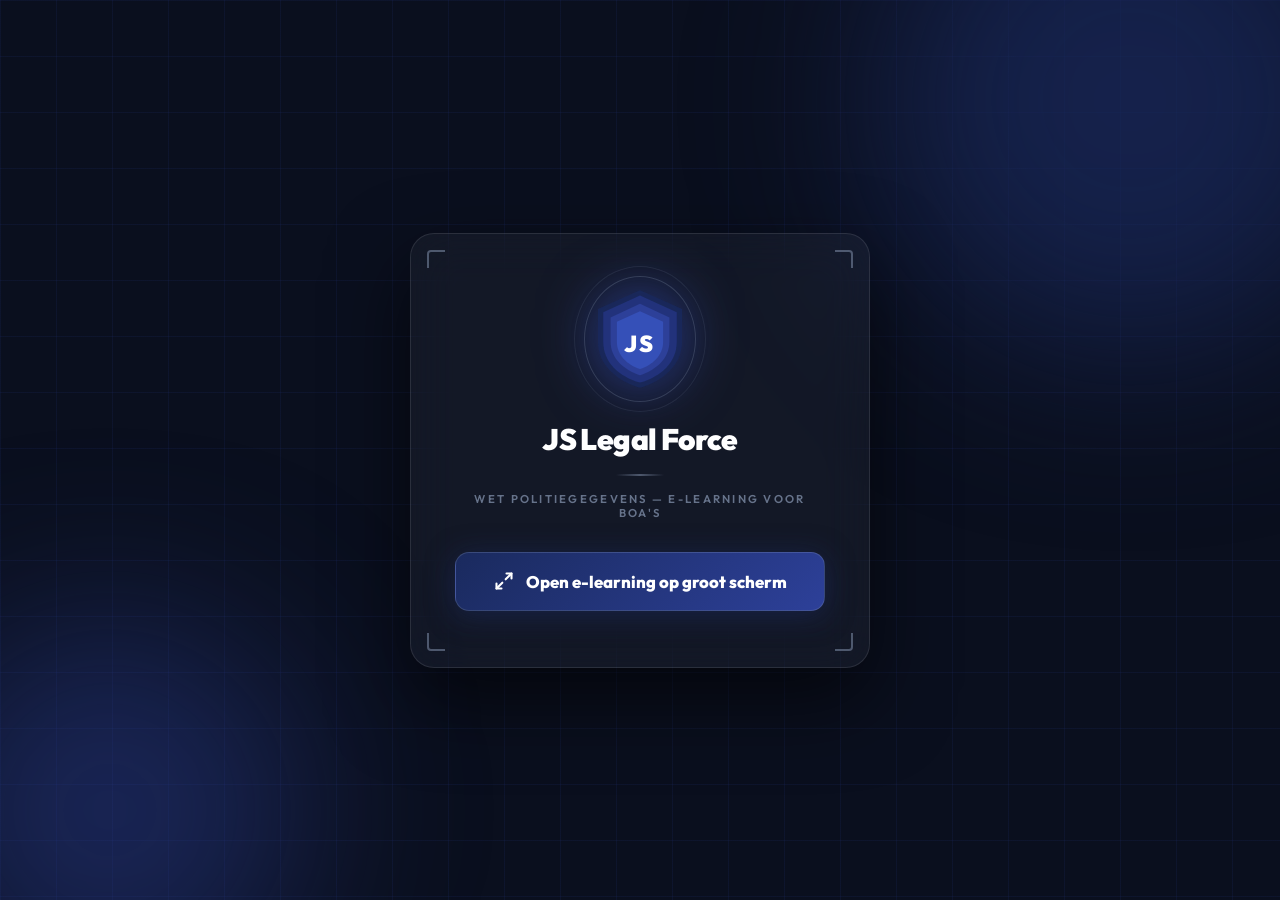
<file: launcher.html>
<!DOCTYPE html>
<html lang="nl">
<head>
  <meta charset="UTF-8" />
  <meta name="viewport" content="width=device-width, initial-scale=1.0" />
  <title>Wpg E-learning - JS Legal Force</title>
  <link rel="preconnect" href="https://fonts.googleapis.com">
  <link href="https://fonts.googleapis.com/css2?family=Outfit:wght@400;600;700;800;900&display=swap" rel="stylesheet">
  <style>
    *{box-sizing:border-box;margin:0;padding:0;}
    html,body{height:100%;font-family:'Outfit',sans-serif;}
    body{background:#0a0f1e;display:flex;align-items:center;justify-content:center;min-height:100vh;overflow:hidden;}
    .bg-grid{position:fixed;inset:0;pointer-events:none;background-image:linear-gradient(rgba(45,64,153,0.12) 1px,transparent 1px),linear-gradient(90deg,rgba(45,64,153,0.12) 1px,transparent 1px);background-size:56px 56px;animation:gridMove 25s linear infinite;}
    @keyframes gridMove{0%{background-position:0 0}100%{background-position:56px 56px}}
    .orb{position:fixed;border-radius:50%;filter:blur(90px);pointer-events:none;}
    .orb-1{width:500px;height:500px;background:rgba(26,42,94,0.7);top:-150px;right:-100px;animation:f1 9s ease-in-out infinite;}
    .orb-2{width:380px;height:380px;background:rgba(45,64,153,0.45);bottom:-100px;left:-80px;animation:f2 11s ease-in-out infinite;}
    @keyframes f1{0%,100%{transform:translate(0,0)}50%{transform:translate(-40px,40px)}}
    @keyframes f2{0%,100%{transform:translate(0,0)}50%{transform:translate(30px,-30px)}}
    .card{position:relative;z-index:10;width:min(460px,92vw);background:rgba(255,255,255,0.04);border:1px solid rgba(255,255,255,0.1);border-radius:24px;padding:56px 44px;text-align:center;backdrop-filter:blur(24px);-webkit-backdrop-filter:blur(24px);box-shadow:0 32px 80px rgba(0,0,0,0.6);animation:cardIn 0.8s cubic-bezier(0.34,1.56,0.64,1) both;}
    @keyframes cardIn{from{opacity:0;transform:translateY(40px) scale(0.92)}to{opacity:1;transform:translateY(0) scale(1)}}
    .corner{position:absolute;width:18px;height:18px;}
    .tl{top:16px;left:16px;border-top:2px solid rgba(138,154,181,0.5);border-left:2px solid rgba(138,154,181,0.5);border-radius:4px 0 0 0;}
    .tr{top:16px;right:16px;border-top:2px solid rgba(138,154,181,0.5);border-right:2px solid rgba(138,154,181,0.5);border-radius:0 4px 0 0;}
    .bl{bottom:16px;left:16px;border-bottom:2px solid rgba(138,154,181,0.5);border-left:2px solid rgba(138,154,181,0.5);border-radius:0 0 0 4px;}
    .br{bottom:16px;right:16px;border-bottom:2px solid rgba(138,154,181,0.5);border-right:2px solid rgba(138,154,181,0.5);border-radius:0 0 4px 0;}
    .shield-wrap{display:inline-block;margin-bottom:28px;animation:shieldFloat 3.5s ease-in-out infinite;filter:drop-shadow(0 0 28px rgba(45,64,153,0.9));}
    @keyframes shieldFloat{0%,100%{transform:translateY(0)}50%{transform:translateY(-8px)}}
    .ring{position:relative;display:inline-block;}
    .ring::before{content:'';position:absolute;inset:-14px;border-radius:50%;border:1px solid rgba(138,154,181,0.25);animation:rp 2.5s ease-in-out infinite;}
    .ring::after{content:'';position:absolute;inset:-24px;border-radius:50%;border:1px solid rgba(138,154,181,0.12);animation:rp 2.5s ease-in-out infinite 0.5s;}
    @keyframes rp{0%,100%{opacity:1;transform:scale(1)}50%{opacity:0.4;transform:scale(1.06)}}
    .brand{font-weight:900;font-size:1.85rem;color:#fff;letter-spacing:-0.02em;margin-bottom:4px;}
    .divider{width:48px;height:2px;background:linear-gradient(90deg,transparent,rgba(138,154,181,0.5),transparent);margin:16px auto;}
    .sub{font-size:0.71rem;color:rgba(138,154,181,0.7);font-weight:600;letter-spacing:0.2em;text-transform:uppercase;margin-bottom:32px;}
    .btn{position:relative;overflow:hidden;width:100%;background:linear-gradient(135deg,#1a2a5e,#2d4099);color:#fff;border:1px solid rgba(138,154,181,0.25);border-radius:14px;padding:18px 24px;font-family:'Outfit',sans-serif;font-weight:800;font-size:1.05rem;cursor:pointer;display:flex;align-items:center;justify-content:center;gap:12px;box-shadow:0 4px 28px rgba(26,42,94,0.6);transition:transform 0.2s,box-shadow 0.2s;}
    .btn:hover{transform:translateY(-3px);box-shadow:0 10px 44px rgba(45,64,153,0.7);}
    .btn:active{transform:scale(0.98);}
    .btn::after{content:'';position:absolute;top:0;left:-100%;width:50%;height:100%;background:linear-gradient(90deg,transparent,rgba(255,255,255,0.12),transparent);animation:shimmer 3s ease-in-out infinite 1.5s;}
    @keyframes shimmer{0%{left:-100%}60%,100%{left:150%}}
  </style>
</head>
<body>
  <div class="bg-grid"></div>
  <div class="orb orb-1"></div>
  <div class="orb orb-2"></div>
  <div class="card">
    <div class="corner tl"></div><div class="corner tr"></div>
    <div class="corner bl"></div><div class="corner br"></div>
    <div class="shield-wrap"><div class="ring">
      <svg viewBox="0 0 80 93" fill="none" xmlns="http://www.w3.org/2000/svg" style="width:84px;height:98px;display:block;">
        <path d="M40 0L80 18V49C80 71 62 86 40 93C18 86 0 71 0 49V18L40 0Z" fill="rgba(26,42,94,0.8)"/>
        <path d="M40 5L75 21V49C75 69 60 82 40 88C20 82 5 69 5 49V21L40 5Z" fill="rgba(36,53,128,0.9)"/>
        <path d="M40 13L68 26V49C68 65 55 76 40 81C25 76 12 65 12 49V26L40 13Z" fill="#2d4099"/>
        <path d="M40 20L62 30V49C62 62 52 71 40 75C28 71 18 62 18 49V30L40 20Z" fill="#3550b8"/>
        <text x="40" y="59" text-anchor="middle" font-family="Outfit,sans-serif" font-weight="900" font-size="22" fill="white" letter-spacing="2">JS</text>
      </svg>
    </div></div>
    <div class="brand">JS Legal Force</div>
    <div class="divider"></div>
    <div class="sub">Wet Politiegegevens &mdash; E-learning voor BOA&#x27;s</div>
    <button class="btn" onclick="window.open('https://jslegalforce.github.io/WPG-elearning/','_blank','width='+screen.width+',height='+screen.height)">
      <svg width="20" height="20" viewBox="0 0 24 24" fill="none" stroke="currentColor" stroke-width="2.5" stroke-linecap="round" stroke-linejoin="round" style="flex-shrink:0;"><polyline points="15 3 21 3 21 9"></polyline><polyline points="9 21 3 21 3 15"></polyline><line x1="21" y1="3" x2="14" y2="10"></line><line x1="3" y1="21" x2="10" y2="14"></line></svg>
      Open e-learning op groot scherm
    </button>
  </div>
</body>
</html>
</file>
